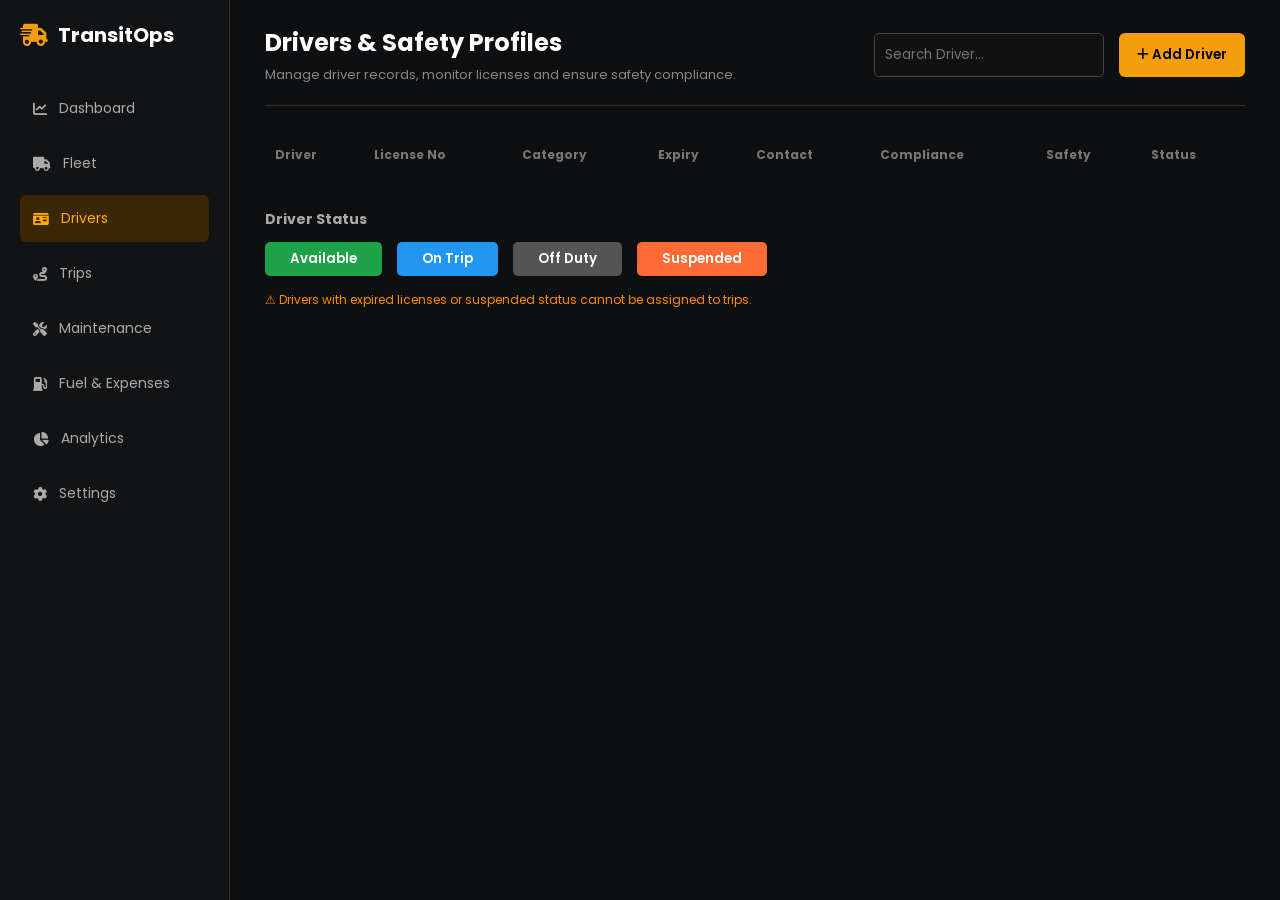
<file: driver managment/index.html>
<!DOCTYPE html>
<html lang="en">
<head>
    <meta charset="UTF-8">
    <meta name="viewport" content="width=device-width, initial-scale=1.0">
    <title>Drivers & Safety Profiles</title>

    <link rel="stylesheet" href="style.css">

    <link href="https://fonts.googleapis.com/css2?family=Poppins:wght@300;400;500;600;700&display=swap" rel="stylesheet">

    <link rel="stylesheet"
    href="https://cdnjs.cloudflare.com/ajax/libs/font-awesome/6.6.0/css/all.min.css">
</head>

<body>

<div class="container">

    <!-- Sidebar -->

    <aside class="sidebar">

        <div class="logo">
            <i class="fa-solid fa-truck-fast"></i>
            <h2>TransitOps</h2>
        </div>

        <ul>

            <li><i class="fa-solid fa-chart-line"></i> Dashboard</li>

            <li><i class="fa-solid fa-truck"></i> Fleet</li>

            <li class="active"><i class="fa-solid fa-id-card"></i> Drivers</li>

            <li><i class="fa-solid fa-route"></i> Trips</li>

            <li><i class="fa-solid fa-screwdriver-wrench"></i> Maintenance</li>

            <li><i class="fa-solid fa-gas-pump"></i> Fuel & Expenses</li>

            <li><i class="fa-solid fa-chart-pie"></i> Analytics</li>

            <li><i class="fa-solid fa-gear"></i> Settings</li>

        </ul>

    </aside>

    <!-- Main -->

    <main class="main">

        <header>

            <div>

                <h1>Drivers & Safety Profiles</h1>

                <p>Manage driver records, monitor licenses and ensure safety compliance.</p>

            </div>

            <div class="top-right">

                <input type="text" placeholder="Search Driver...">

                <button>
                    <i class="fa-solid fa-plus"></i>
                    Add Driver
                </button>

            </div>

        </header>

        <!-- Driver Table -->

        <section class="table-section">

            <table>

                <thead>

                <tr>

                    <th>Driver</th>

                    <th>License No</th>

                    <th>Category</th>

                    <th>Expiry</th>

                    <th>Contact</th>

                    <th>Compliance</th>

                    <th>Safety</th>

                    <th>Status</th>

                </tr>

                </thead>

                </td>
                <tbody id="driverTable">

</tbody>

        

            </table>

        </section>

        <!-- Bottom -->

        <section class="bottom">

            <h3>Driver Status</h3>

            <div class="buttons">

                <button class="green">Available</button>

                <button class="blue">On Trip</button>

                <button class="gray">Off Duty</button>

                <button class="red">Suspended</button>

            </div>

            <p class="note">

                ⚠ Drivers with expired licenses or suspended status cannot be assigned to trips.

            </p>

        </section>

    </main>

</div>

<script src="script.js"></script>

</body>
</html>
</file>
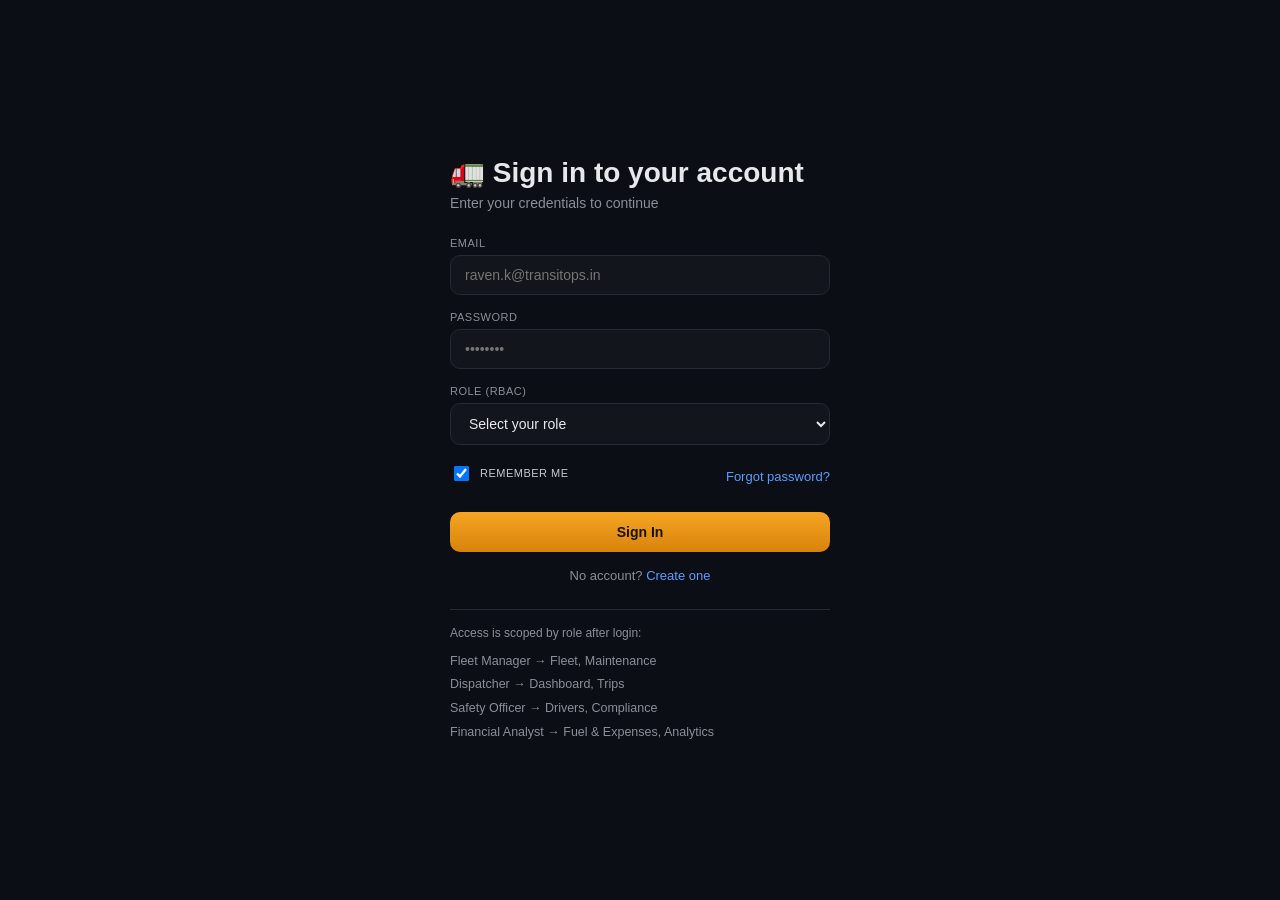
<file: frontend/index.html>
<!DOCTYPE html>
<html lang="en">
<head>
<meta charset="UTF-8" />
<meta name="viewport" content="width=device-width, initial-scale=1.0" />
<title>TransitOps — Sign In</title>
<link rel="stylesheet" href="css/styles.css" />
<style>
  body { display: flex; min-height: 100vh; }
  .login-wrap {
    flex: 1;
    display: flex;
    align-items: center;
    justify-content: center;
    padding: 24px;
  }
  .login-card { width: 380px; max-width: 100%; }
  .login-card h1 { font-size: 28px; margin: 0 0 6px; }
  .login-card p.sub { color: var(--muted); font-size: 14px; margin: 0 0 26px; }
  .row-between { display: flex; justify-content: space-between; align-items: center; margin: 18px 0 22px; font-size: 13px; }
  .checkbox-label { display: flex; align-items: center; gap: 8px; color: #c4c8d0; cursor: pointer; }
  .scope-list { list-style: none; padding: 0; margin: 10px 0 0; font-size: 12.5px; color: var(--muted); line-height: 1.9; }
</style>
</head>
<body>
  <div class="login-wrap">
    <form class="login-card" id="loginForm">
      <h1>🚛 Sign in to your account</h1>
      <p class="sub">Enter your credentials to continue</p>

      <div id="alertBox"></div>

      <div class="field">
        <label>Email</label>
        <input type="email" id="email" placeholder="raven.k@transitops.in" required />
      </div>

      <div class="field">
        <label>Password</label>
        <input type="password" id="password" placeholder="••••••••" required />
      </div>

      <div class="field">
        <label>Role (RBAC)</label>
        <select id="role" required>
          <option value="" selected disabled>Select your role</option>
          <option value="fleet_manager">🚚 Fleet Manager</option>
          <option value="dispatcher">🧭 Dispatcher</option>
          <option value="safety_officer">🛡️ Safety Officer</option>
          <option value="financial_analyst">📊 Financial Analyst</option>
        </select>
      </div>

      <div class="row-between">
        <label class="checkbox-label">
          <input type="checkbox" id="remember" checked style="width:15px;height:15px;" />
          Remember me
        </label>
        <a href="#" onclick="alert('Password reset flow — hook up an email endpoint later.'); return false;">Forgot password?</a>
      </div>

      <button type="submit" class="btn-primary" style="width:100%;" id="submitBtn">Sign In</button>

      <p style="text-align:center; font-size:13px; color:var(--muted); margin-top:16px;">
        No account? <a href="#" onclick="toggleSignup(); return false;">Create one</a>
      </p>

      <hr style="border:none;border-top:1px solid var(--border); margin:26px 0 16px;" />
      <p style="font-size:12px;color:var(--muted); margin-bottom:8px;">Access is scoped by role after login:</p>
      <ul class="scope-list">
        <li>Fleet Manager → Fleet, Maintenance</li>
        <li>Dispatcher → Dashboard, Trips</li>
        <li>Safety Officer → Drivers, Compliance</li>
        <li>Financial Analyst → Fuel &amp; Expenses, Analytics</li>
      </ul>
    </form>

    <!-- Signup form, hidden by default -->
    <form class="login-card" id="signupForm" style="display:none;">
      <h1>Create your account</h1>
      <p class="sub">Sign up to get started</p>
      <div id="signupAlertBox"></div>

      <div class="field">
        <label>Full name</label>
        <input type="text" id="suName" required />
      </div>
      <div class="field">
        <label>Email</label>
        <input type="email" id="suEmail" required />
      </div>
      <div class="field">
        <label>Password</label>
        <input type="password" id="suPassword" required minlength="6" />
      </div>
      <div class="field">
        <label>Role (RBAC)</label>
        <select id="suRole" required>
          <option value="" selected disabled>Select your role</option>
          <option value="fleet_manager">🚚 Fleet Manager</option>
          <option value="dispatcher">🧭 Dispatcher</option>
          <option value="safety_officer">🛡️ Safety Officer</option>
          <option value="financial_analyst">📊 Financial Analyst</option>
        </select>
      </div>

      <button type="submit" class="btn-primary" style="width:100%;">Create Account</button>
      <p style="text-align:center; font-size:13px; color:var(--muted); margin-top:16px;">
        Already have an account? <a href="#" onclick="toggleSignup(); return false;">Sign in</a>
      </p>
    </form>
  </div>

  <script src="js/api.js"></script>
  <script src="js/login.js"></script>
</body>
</html>
</file>
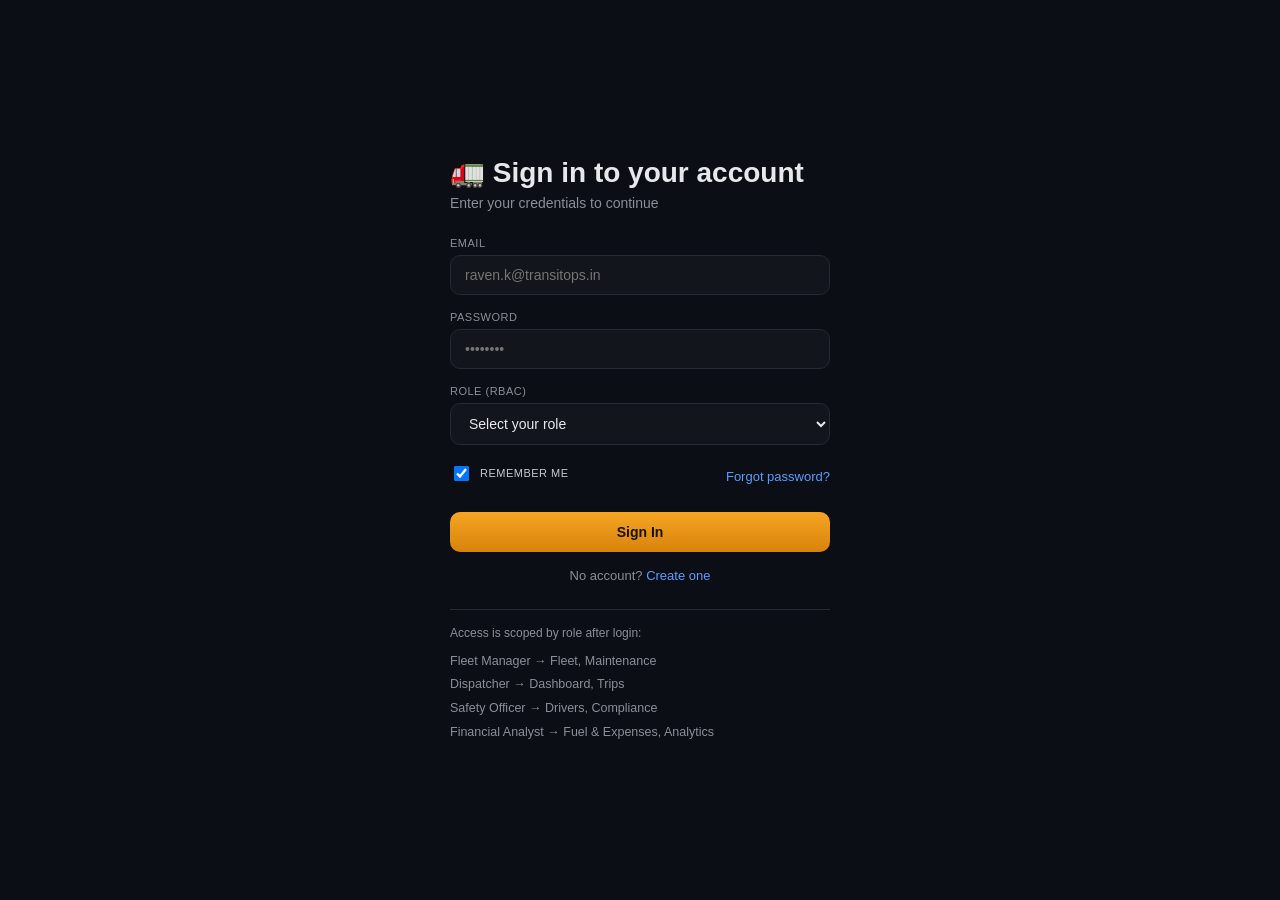
<file: frontend/compilance.html>
<!DOCTYPE html>
<html lang="en">
<head>
<meta charset="UTF-8" />
<meta name="viewport" content="width=device-width, initial-scale=1.0" />
<title>TransitOps — Compliance</title>
<link rel="stylesheet" href="css/styles.css" />
</head>
<body>
  <div class="app-shell">
<nav class="sidebar">
  <h2>TransitOps</h2>
  <a href="dashboard.html">Dashboard</a>
  <a href="vehicles.html">Fleet</a>
  <a href="drivers.html">Drivers</a>
  <a href="compliance.html" class="active">Compliance</a>
  <a href="trips.html">Trips</a>
  <a href="maintenance.html">Maintenance</a>
  <a href="reports.html#fuel">Fuel &amp; Expenses</a>
  <a href="reports.html#analytics">Analytics</a>
  <a href="settings.html" style="margin-top:20px;">Settings</a>
  <a href="#" onclick="logout(); return false;" style="color:var(--red);">Log out</a>
</nav>

    <main class="main">
      <div class="topbar">
        <input type="text" class="topbar-search" placeholder="Search..." />
        <div>
          <span class="user-badge" id="userBadge"></span>
          <span class="role-badge" id="roleBadge"></span>
        </div>
      </div>

      <div id="alertBox"></div>

      <h1 style="font-size:20px; margin: 0 0 20px;">Compliance</h1>

      <div class="kpi-grid" id="complianceKpiGrid">
        <div class="kpi-card blue">
          <div class="label">Expiring Licenses (30d)</div>
          <div class="value" id="kpiExpiringSoon">—</div>
        </div>
        <div class="kpi-card accent">
          <div class="label">Expired Licenses</div>
          <div class="value" id="kpiExpired">—</div>
        </div>
        <div class="kpi-card green">
          <div class="label">Suspended Drivers</div>
          <div class="value" id="kpiSuspended">—</div>
        </div>
      </div>

      <div class="section-title">Driver License Compliance</div>
      <table>
        <thead>
          <tr>
            <th>Driver</th><th>License No.</th><th>Category</th><th>Expiry</th><th>Status</th>
          </tr>
        </thead>
        <tbody id="complianceTableBody">
          <tr><td colspan="5">Loading...</td></tr>
        </tbody>
      </table>

      <p style="font-size:12px; color:var(--accent); margin-top:14px;">
        Rule: Licenses expiring within 30 days are flagged. Expired or Suspended drivers are blocked from trip assignment.
      </p>
    </main>
  </div>

  <script src="js/api.js"></script>
  <script src="js/nav-access.js"></script>
  <script src="js/compliance.js"></script>
</body>
</html>
</file>
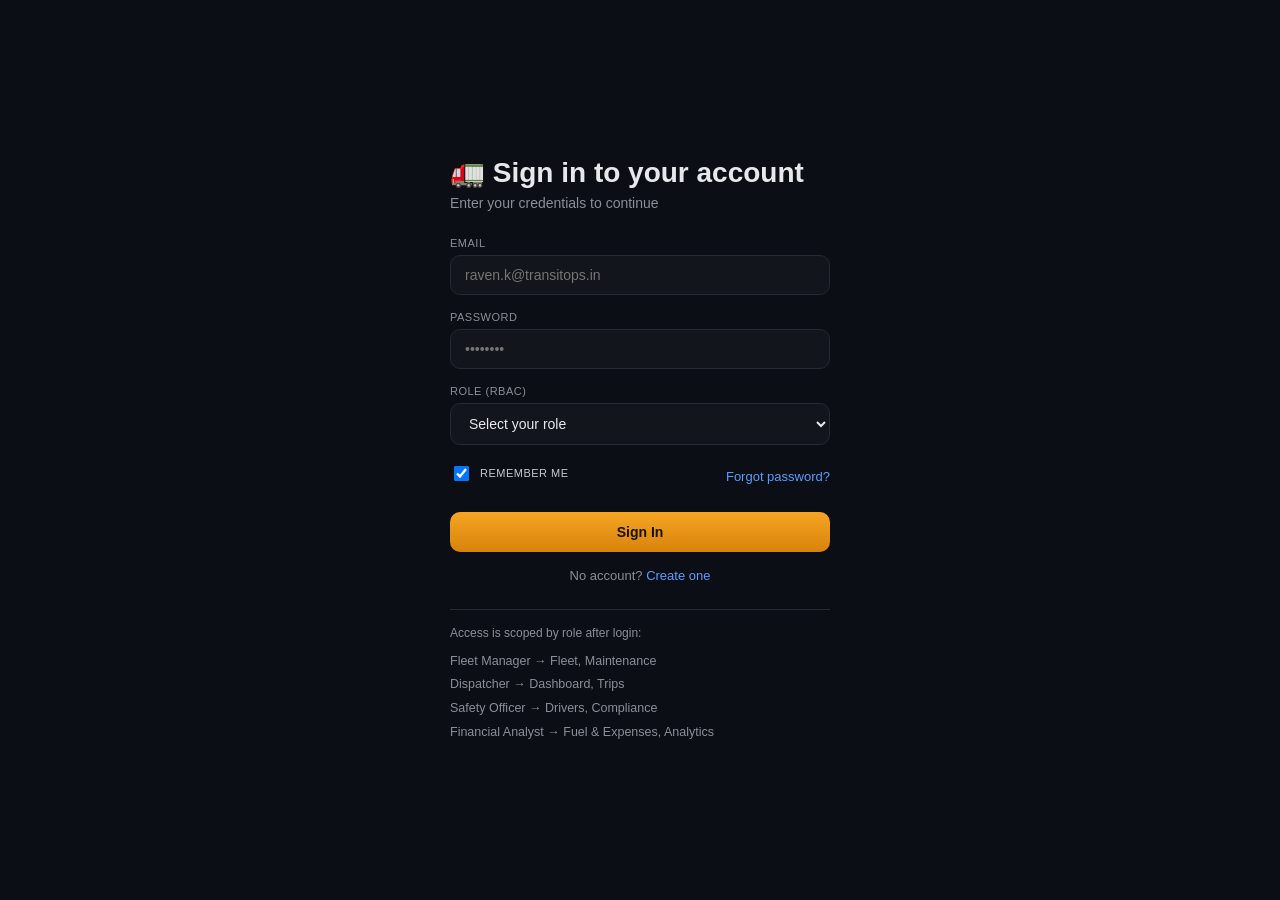
<file: frontend/dashboard.html>
<!DOCTYPE html>
<html lang="en">
<head>
<meta charset="UTF-8" />
<meta name="viewport" content="width=device-width, initial-scale=1.0" />
<title>TransitOps — Dashboard</title>
<link rel="stylesheet" href="css/styles.css" />
</head>
<body>
  <div class="app-shell">
  <nav class="sidebar">
  <h2>TransitOps</h2>
  <a href="dashboard.html">Dashboard</a>
  <a href="vehicles.html">Fleet</a>
  <a href="drivers.html">Drivers</a>
  <a href="compliance.html">Compliance</a>
  <a href="trips.html">Trips</a>
  <a href="maintenance.html">Maintenance</a>
  <a href="reports.html#fuel">Fuel &amp; Expenses</a>
  <a href="reports.html#analytics">Analytics</a>
  <a href="settings.html" style="margin-top:20px;">Settings</a>
  <a href="#" onclick="logout(); return false;" style="color:var(--red);">Log out</a>
</nav>

    <main class="main">
      <div class="topbar">
        <input type="text" class="topbar-search" placeholder="Search..." />
        <div>
          <span class="user-badge" id="userBadge"></span>
          <span class="role-badge" id="roleBadge"></span>
        </div>
      </div>

      <div id="alertBox"></div>

      <div class="filters-row">
        <select><option>Vehicle Type: All</option></select>
        <select><option>Status: All</option></select>
        <select><option>Region: All</option></select>
      </div>

      <div class="kpi-grid" id="kpiGrid">
        <div class="kpi-card"><div class="value">—</div><div class="label">Loading...</div></div>
      </div>

      <div class="dashboard-columns">
        <div class="panel-card">
          <h3>Recent Trips</h3>
          <table>
            <thead>
              <tr><th>Trip</th><th>Vehicle</th><th>Driver</th><th>Status</th><th>ETA</th></tr>
            </thead>
            <tbody id="recentTripsBody">
              <tr><td colspan="5">Loading...</td></tr>
            </tbody>
          </table>
        </div>

        <div class="panel-card">
          <h3>Vehicle Status</h3>
          <div id="vehicleStatusBars">Loading...</div>
        </div>
      </div>

      <h2 style="font-size:16px; margin: 28px 0 14px;">Quick actions</h2>
      <div style="display:flex; gap:12px; flex-wrap:wrap;">
        <a href="vehicles.html" class="btn-secondary">+ Register Vehicle</a>
        <a href="trips.html" class="btn-secondary">+ Create Trip</a>
        <a href="maintenance.html" class="btn-secondary">+ Raise Maintenance</a>
      </div>
    </main>
  </div>

  <script src="js/api.js"></script>
  <script src="js/nav-access.js"></script>
  <script src="js/dashboard.js"></script>
</body>
</html>
</file>
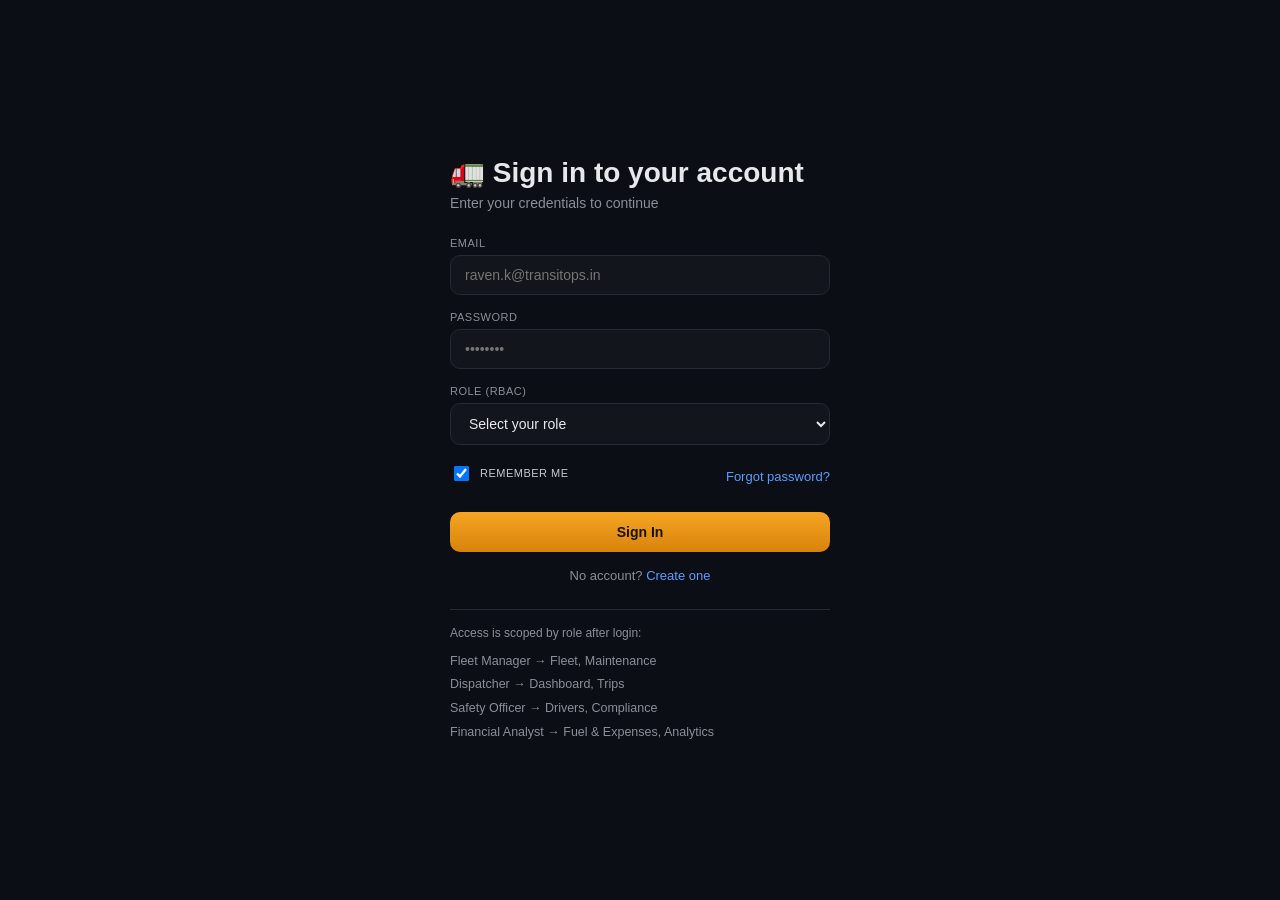
<file: frontend/drivers.html>
<!DOCTYPE html>
<html lang="en">
<head>
<meta charset="UTF-8" />
<meta name="viewport" content="width=device-width, initial-scale=1.0" />
<title>TransitOps — Drivers</title>
<link rel="stylesheet" href="css/styles.css" />
</head>
<body>
  <div class="app-shell">
<nav class="sidebar">
  <h2>TransitOps</h2>
  <a href="dashboard.html">Dashboard</a>
  <a href="vehicles.html">Fleet</a>
  <a href="drivers.html">Drivers</a>
  <a href="compliance.html">Compliance</a>
  <a href="trips.html">Trips</a>
  <a href="maintenance.html">Maintenance</a>
  <a href="reports.html#fuel">Fuel &amp; Expenses</a>
  <a href="reports.html#analytics">Analytics</a>
  <a href="settings.html" style="margin-top:20px;">Settings</a>
  <a href="#" onclick="logout(); return false;" style="color:var(--red);">Log out</a>
</nav>

    <main class="main">
      <div class="topbar">
        <input type="text" class="topbar-search" id="driverSearch" placeholder="Search..." />
        <div>
          <span class="user-badge" id="userBadge"></span>
          <span class="role-badge" id="roleBadge"></span>
        </div>
      </div>

      <div id="alertBox"></div>

      <div style="display:flex; justify-content:space-between; align-items:center; margin-bottom:16px;">
        <h1 style="font-size:20px; margin:0;">Drivers &amp; Safety Profiles</h1>
        <button class="btn-primary" onclick="openModal()">+ Add Driver</button>
      </div>

      <table>
        <thead>
          <tr>
            <th>Driver</th><th>License No.</th><th>Category</th><th>Expiry</th>
            <th>Contact</th><th>Trip Compl.</th><th>Safety</th><th>Status</th>
          </tr>
        </thead>
        <tbody id="driverTableBody">
          <tr><td colspan="8">Loading...</td></tr>
        </tbody>
      </table>

      <div style="margin-top:24px;">
        <p style="font-size:12px; color:var(--muted); text-transform:uppercase; letter-spacing:0.5px; margin-bottom:10px;">Toggle status</p>
        <div style="display:flex; gap:10px;" id="toggleLegend">
          <span class="status-pill status-available">Available</span>
          <span class="status-pill status-ontrip">On Trip</span>
          <span class="status-pill" style="background:rgba(138,143,152,0.15); color:var(--muted);">Off Duty</span>
          <span class="status-pill status-suspended">Suspended</span>
        </div>
      </div>

      <p style="font-size:12px; color:var(--accent); margin-top:14px;">
        Rule: Expired license or Suspended status → blocked from trip assignment.
      </p>
    </main>
  </div>

  <div class="modal-overlay" id="modalOverlay">
    <div class="modal">
      <h3>Add Driver</h3>
      <div id="modalAlert"></div>
      <form id="driverForm">
        <div class="field"><label>Name</label><input id="name" required /></div>
        <div class="field"><label>License Number</label><input id="license_number" required /></div>
        <div class="field"><label>License Category</label>
          <select id="license_category">
            <option>LMV</option><option>HMV</option><option>MC</option>
          </select>
        </div>
        <div class="field"><label>License Expiry</label><input id="license_expiry" type="date" required /></div>
        <div class="field"><label>Contact Number</label><input id="contact_number" required /></div>
        <div class="modal-actions">
          <button type="button" class="btn-secondary" onclick="closeModal()">Cancel</button>
          <button type="submit" class="btn-primary">Add Driver</button>
        </div>
      </form>
    </div>
  </div>

  <script src="js/api.js"></script>
  <script src="js/nav-access.js?v=2"></script>
  <script src="js/drivers.js"></script>
</body>
</html>
</file>
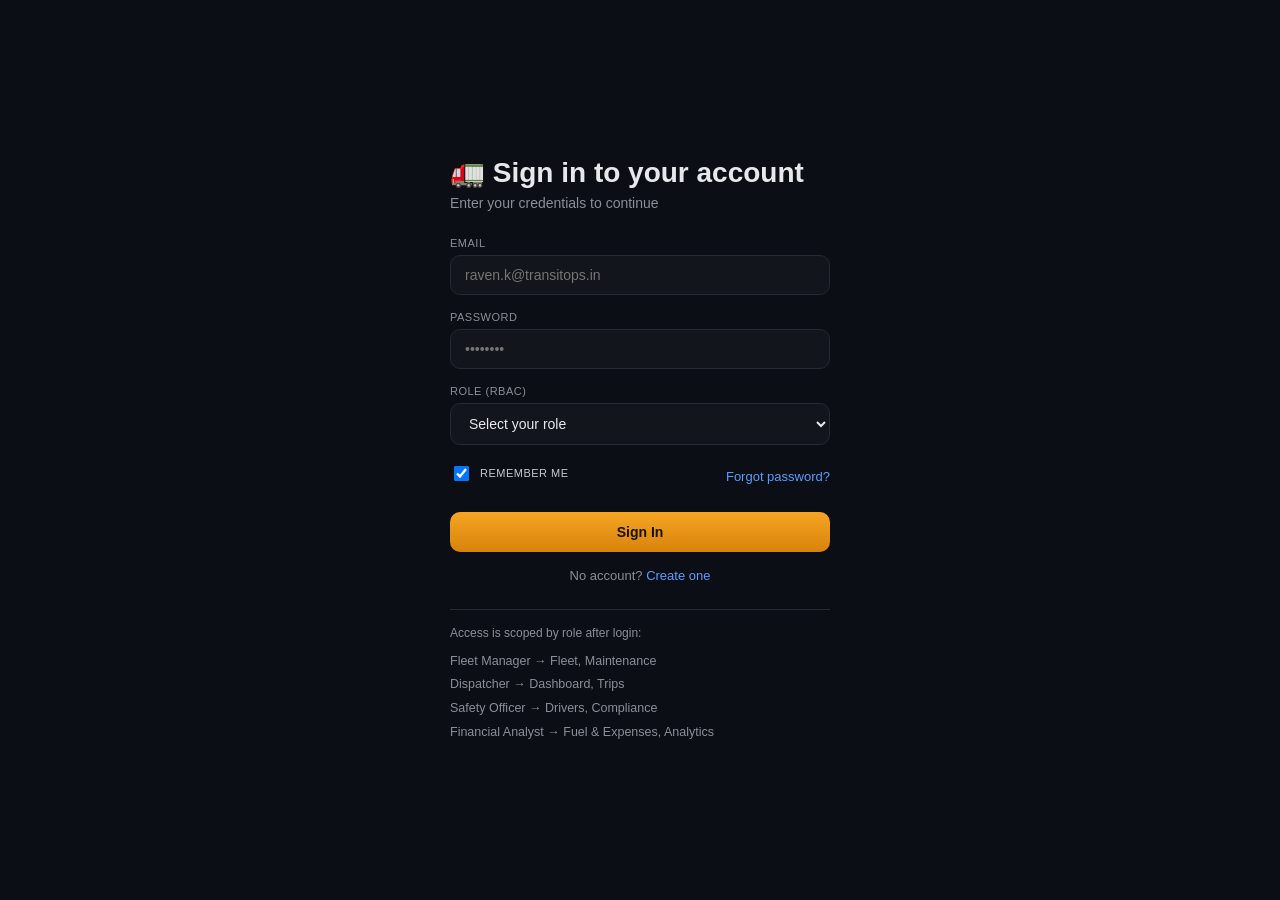
<file: frontend/maintenance.html>
<!DOCTYPE html>
<html lang="en">
<head>
<meta charset="UTF-8" />
<meta name="viewport" content="width=device-width, initial-scale=1.0" />
<title>TransitOps — Maintenance</title>
<link rel="stylesheet" href="css/styles.css" />
</head>
<body>
  <div class="app-shell">
   <nav class="sidebar">
  <h2>TransitOps</h2>
  <a href="dashboard.html">Dashboard</a>
  <a href="vehicles.html">Fleet</a>
  <a href="drivers.html">Drivers</a>
  <a href="compliance.html">Compliance</a>
  <a href="trips.html">Trips</a>
  <a href="maintenance.html">Maintenance</a>
  <a href="reports.html#fuel">Fuel &amp; Expenses</a>
  <a href="reports.html#analytics">Analytics</a>
  <a href="settings.html" style="margin-top:20px;">Settings</a>
  <a href="#" onclick="logout(); return false;" style="color:var(--red);">Log out</a>
</nav>
    <main class="main">
      <div class="topbar">
        <input type="text" class="topbar-search" placeholder="Search..." />
        <div>
          <span class="user-badge" id="userBadge"></span>
          <span class="role-badge" id="roleBadge"></span>
        </div>
      </div>

      <div id="alertBox"></div>

      <h1 style="font-size:20px; margin: 0 0 20px;">Maintenance</h1>

      <div class="split-columns">
        <div class="panel-card">
          <h3>Log Service Record</h3>
          <div id="modalAlert"></div>
          <form id="maintenanceForm">
            <div class="field"><label>Vehicle</label><select id="vehicle_id" required></select></div>
            <div class="field"><label>Service Type</label><input id="issue" placeholder="e.g. Oil Change" required /></div>
            <div class="field"><label>Cost</label><input id="cost" type="number" step="0.01" value="0" /></div>
            <div class="field"><label>Notes</label><textarea id="notes" rows="2"></textarea></div>
            <button type="submit" class="btn-primary" style="width:100%;">Save</button>
          </form>

          <div style="margin-top:24px;">
            <div class="arrow-flow"><span class="status-pill status-available">Available</span> → <span class="status-pill status-inshop">In Shop</span></div>
            <div class="arrow-flow"><span class="status-pill status-inshop">In Shop</span> → <span class="status-pill status-available">Available</span></div>
          </div>
          <p style="font-size:12px; color:var(--accent); margin-top:10px;">
            Note: In Shop vehicles are removed from the dispatch pool.
          </p>
        </div>

        <div class="panel-card">
          <h3>Service Log</h3>
          <table>
            <thead>
              <tr><th>Vehicle</th><th>Service</th><th>Cost</th><th>Date</th><th>Status</th><th></th></tr>
            </thead>
            <tbody id="maintenanceTableBody">
              <tr><td colspan="6">Loading...</td></tr>
            </tbody>
          </table>
        </div>
      </div>
    </main>
  </div>

  <script src="js/api.js"></script>
  <script src="js/nav-access.js"></script>
  <script src="js/maintenance.js"></script>
</body>
</html>
</file>
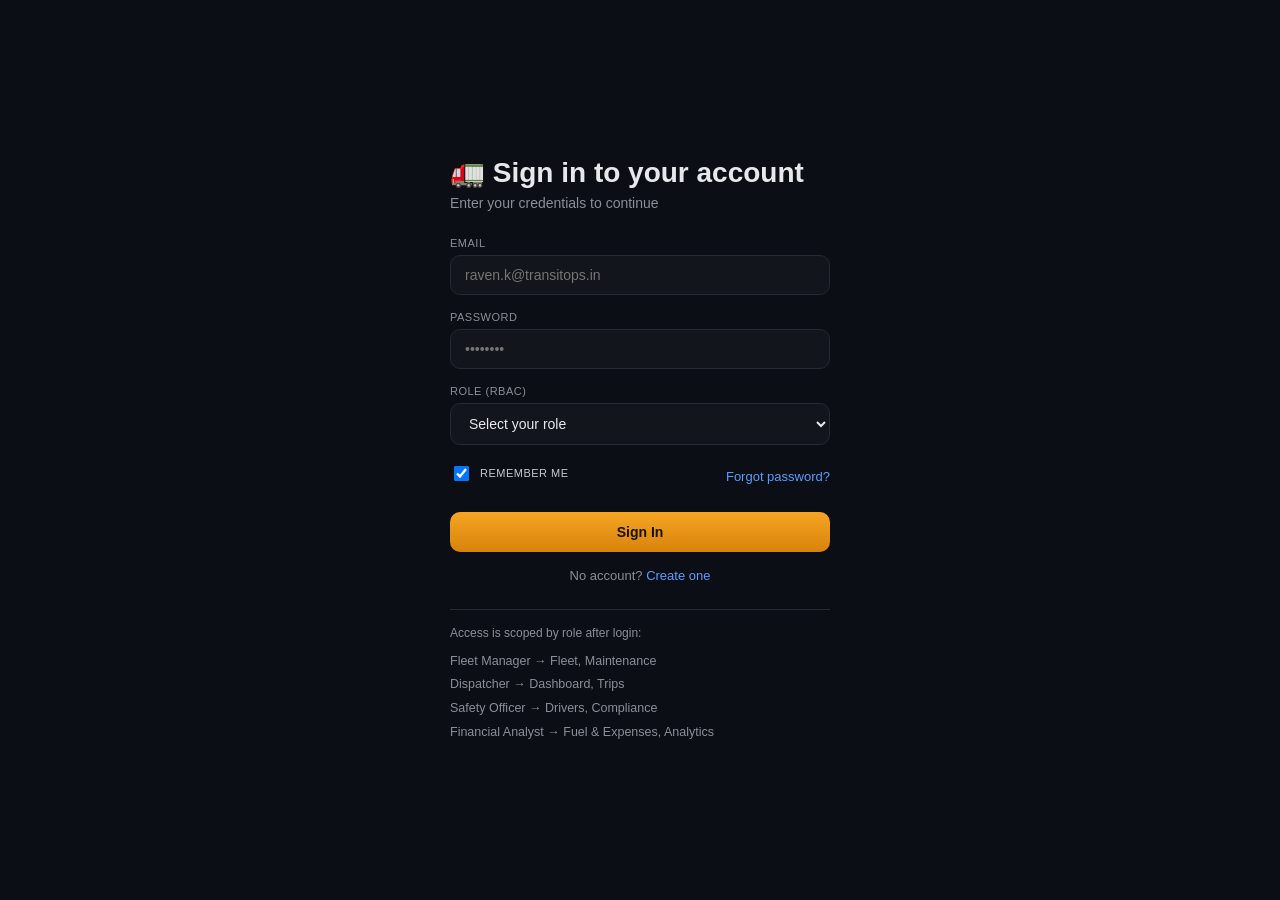
<file: frontend/reports.html>
<!DOCTYPE html>
<html lang="en">
<head>
<meta charset="UTF-8" />
<meta name="viewport" content="width=device-width, initial-scale=1.0" />
<title>TransitOps — Reports</title>
<link rel="stylesheet" href="css/styles.css" />
</head>
<body>
  <div class="app-shell">
    <nav class="sidebar">
  <h2>TransitOps</h2>
  <a href="dashboard.html">Dashboard</a>
  <a href="vehicles.html">Fleet</a>
  <a href="drivers.html">Drivers</a>
  <a href="compliance.html">Compliance</a>
  <a href="trips.html">Trips</a>
  <a href="maintenance.html">Maintenance</a>
  <a href="reports.html#fuel" id="navFuel">Fuel &amp; Expenses</a>
  <a href="reports.html#analytics" id="navAnalytics">Analytics</a>
  <a href="settings.html" style="margin-top:20px;">Settings</a>
  <a href="#" onclick="logout(); return false;" style="color:var(--red);">Log out</a>
</nav>

    <main class="main">
      <div class="topbar">
        <input type="text" class="topbar-search" placeholder="Search..." />
        <div>
          <span class="user-badge" id="userBadge"></span>
          <span class="role-badge" id="roleBadge"></span>
        </div>
      </div>

      <div id="alertBox"></div>

      <h1 id="pageHeading" style="font-size:20px; margin: 0 0 20px;">Fuel &amp; Expense Management</h1>

      <!-- FUEL & EXPENSES -->
      <div class="tab-panel" id="panelFuel">
        <div class="section-title" style="display:flex; justify-content:space-between; align-items:center;">
          Fuel Logs
          <button class="btn-primary" onclick="openFuelModal()">+ Log Fuel</button>
        </div>
        <table>
          <thead><tr><th>Vehicle</th><th>Date</th><th>Liters</th><th>Cost</th></tr></thead>
          <tbody id="fuelTableBody"><tr><td colspan="4">Loading...</td></tr></tbody>
        </table>

        <div class="section-title" style="display:flex; justify-content:space-between; align-items:center;">
          Other Expenses (Toll / Misc)
          <button class="btn-primary" onclick="openExpenseModal()">+ Add Expense</button>
        </div>
        <table>
          <thead><tr><th>Trip</th><th>Vehicle</th><th>Toll</th><th>Other</th><th>Maint. (Linked)</th><th>Total</th><th>Status</th></tr></thead>
          <tbody id="expenseTableBody"><tr><td colspan="7">Loading...</td></tr></tbody>
        </table>

        <div class="total-bar">
          <span>Total Operational Cost (Fuel + Maintenance)</span>
          <span class="value" id="totalOperationalCost">—</span>
        </div>
      </div>

      <!-- ANALYTICS -->
      <div class="tab-panel" id="panelAnalytics">
        <div class="kpi-grid">
          <div class="kpi-card blue">
            <div class="label">Fuel Efficiency</div>
            <div class="value" id="kpiFuelEff">—</div>
          </div>
          <div class="kpi-card green">
            <div class="label">Fleet Utilization</div>
            <div class="value" id="kpiUtilization">—</div>
          </div>
          <div class="kpi-card accent">
            <div class="label">Operational Cost</div>
            <div class="value" id="kpiOpCost">—</div>
          </div>
          <div class="kpi-card green">
            <div class="label">Vehicle ROI</div>
            <div class="value" id="kpiRoi">—</div>
          </div>
        </div>

        <p class="settings-note" style="margin-top:-12px; margin-bottom:16px;">
          ROI = (Revenue − (Maintenance + Fuel)) / Acquisition Cost
        </p>

        <div class="analytics-columns">
          <div class="panel-card">
            <h3>Monthly Revenue</h3>
            <div class="bar-chart" id="revenueChart"></div>
          </div>
          <div class="panel-card">
            <h3>Top Costliest Vehicles</h3>
            <div id="costliestList"></div>
          </div>
        </div>
      </div>
    </main>
  </div>

  <!-- Fuel Log Modal -->
  <div class="modal-overlay" id="fuelModalOverlay">
    <div class="modal">
      <h3>Log Fuel</h3>
      <div id="fuelModalAlert"></div>
      <form id="fuelForm">
        <div class="field"><label>Vehicle</label><select id="fuelVehicle" required></select></div>
        <div class="field"><label>Liters</label><input id="fuelLiters" type="number" step="0.1" required /></div>
        <div class="field"><label>Cost</label><input id="fuelCost" type="number" step="0.01" required /></div>
        <div class="field"><label>Date</label><input id="fuelDate" type="date" required /></div>
        <div class="modal-actions">
          <button type="button" class="btn-secondary" onclick="closeFuelModal()">Cancel</button>
          <button type="submit" class="btn-primary">Save</button>
        </div>
      </form>
    </div>
  </div>

  <!-- Expense Modal -->
  <div class="modal-overlay" id="expenseModalOverlay">
    <div class="modal">
      <h3>Add Expense</h3>
      <div id="expenseModalAlert"></div>
      <form id="expenseForm">
        <div class="field"><label>Vehicle</label><select id="expenseVehicle" required></select></div>
        <div class="field"><label>Trip (optional)</label><select id="expenseTrip"><option value="">— None —</option></select></div>
        <div class="field"><label>Toll</label><input id="expenseToll" type="number" step="0.01" value="0" /></div>
        <div class="field"><label>Other</label><input id="expenseOther" type="number" step="0.01" value="0" /></div>
        <div class="field"><label>Date</label><input id="expenseDate" type="date" required /></div>
        <div class="modal-actions">
          <button type="button" class="btn-secondary" onclick="closeExpenseModal()">Cancel</button>
          <button type="submit" class="btn-primary">Save</button>
        </div>
      </form>
    </div>
  </div>

  <script src="js/api.js"></script>
  <script src="js/nav-access.js"></script>
  <script src="js/reports.js"></script>
</body>
</html>
</file>
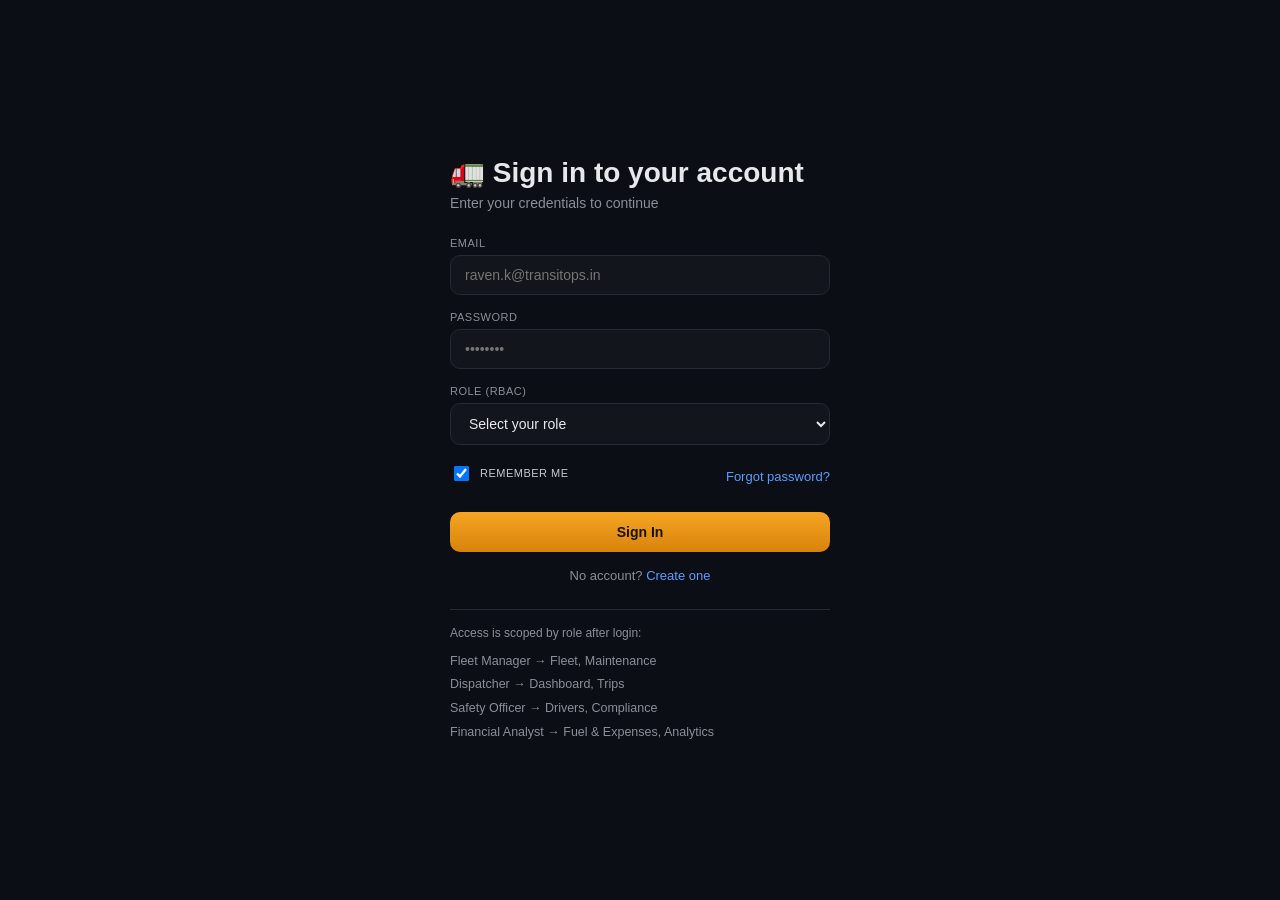
<file: frontend/settings.html>
<!DOCTYPE html>
<html lang="en">
<head>
<meta charset="UTF-8" />
<meta name="viewport" content="width=device-width, initial-scale=1.0" />
<title>TransitOps — Settings</title>
<link rel="stylesheet" href="css/styles.css" />
</head>
<body>
  <div class="app-shell">
   <nav class="sidebar">
  <h2>TransitOps</h2>
  <a href="dashboard.html">Dashboard</a>
  <a href="vehicles.html">Fleet</a>
  <a href="drivers.html">Drivers</a>
  <a href="compliance.html">Compliance</a>
  <a href="trips.html">Trips</a>
  <a href="maintenance.html">Maintenance</a>
  <a href="reports.html#fuel">Fuel &amp; Expenses</a>
  <a href="reports.html#analytics">Analytics</a>
  <a href="settings.html" style="margin-top:20px;">Settings</a>
  <a href="#" onclick="logout(); return false;" style="color:var(--red);">Log out</a>
</nav>
    <main class="main">
      <div class="topbar">
        <input type="text" class="topbar-search" placeholder="Search..." />
        <div>
          <span class="user-badge" id="userBadge"></span>
          <span class="role-badge" id="roleBadge"></span>
        </div>
      </div>

      <div id="alertBox"></div>

      <div class="split-columns">
        <div class="panel-card">
          <h3>General</h3>
          <form id="settingsForm">
            <div class="field"><label>Depot Name</label><input id="depotName" placeholder="e.g. Coimbatore Depot" /></div>
            <div class="field"><label>Currency</label><input id="currency" placeholder="e.g. INR" /></div>
            <div class="field"><label>Distance Unit</label><input id="distanceUnit" placeholder="e.g. km" /></div>
            <button type="submit" class="btn-primary" id="saveSettingsBtn">Save changes</button>
          </form>
          <p class="settings-note" id="readOnlyNote" style="display:none;">
            Only Fleet Managers can edit these settings. You're viewing in read-only mode.
          </p>
        </div>

        <div class="panel-card">
          <h3>Role-Based Access (RBAC)</h3>
          <table class="rbac-table">
            <thead>
              <tr><th>Role</th><th>Fleet</th><th>Drivers</th><th>Trips</th><th>Maint.</th><th>Fuel/Expenses</th></tr>
            </thead>
            <tbody>
              <tr>
                <td>Fleet Manager</td>
                <td class="rbac-yes">✓</td><td class="rbac-no">—</td><td class="rbac-no">—</td>
                <td class="rbac-yes">✓</td><td class="rbac-yes">✓</td>
              </tr>
              <tr>
                <td>Dispatcher</td>
                <td class="rbac-no">—</td><td class="rbac-no">—</td><td class="rbac-yes">✓</td>
                <td class="rbac-no">—</td><td class="rbac-no">—</td>
              </tr>
              <tr>
                <td>Safety Officer</td>
                <td class="rbac-no">—</td><td class="rbac-yes">✓</td><td class="rbac-no">—</td>
                <td class="rbac-no">—</td><td class="rbac-no">—</td>
              </tr>
              <tr>
                <td>Financial Analyst</td>
                <td class="rbac-no">—</td><td class="rbac-no">—</td><td class="rbac-no">—</td>
                <td class="rbac-no">—</td><td class="rbac-yes">✓</td>
              </tr>
            </tbody>
          </table>
          <p class="settings-note">✓ = can create/edit/delete. "—" = read-only (all logged-in roles can view every list).</p>
        </div>
      </div>
    </main>
  </div>

  <script src="js/api.js"></script>
  <script src="js/nav-access.js"></script>
  <script src="js/settings.js"></script>
</body>
</html>
</file>
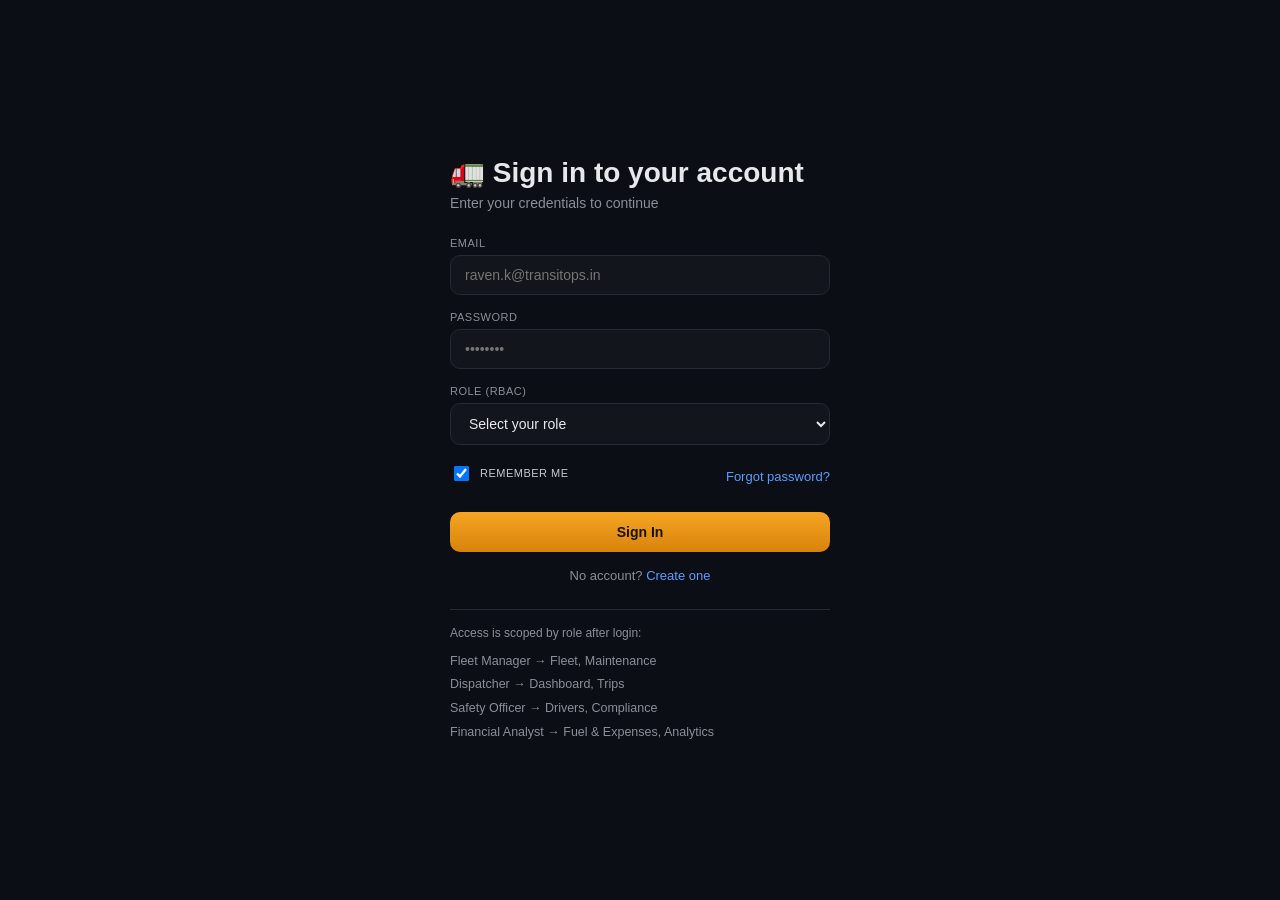
<file: frontend/trips.html>
<!DOCTYPE html>
<html lang="en">
<head>
<meta charset="UTF-8" />
<meta name="viewport" content="width=device-width, initial-scale=1.0" />
<title>TransitOps — Trip Dispatcher</title>
<link rel="stylesheet" href="css/styles.css" />
</head>
<body>
  <div class="app-shell">
<nav class="sidebar">
  <h2>TransitOps</h2>
  <a href="dashboard.html">Dashboard</a>
  <a href="vehicles.html">Fleet</a>
  <a href="drivers.html">Drivers</a>
  <a href="compliance.html">Compliance</a>
  <a href="trips.html" class="active">Trips</a>
  <a href="maintenance.html">Maintenance</a>
  <a href="reports.html#fuel">Fuel &amp; Expenses</a>
  <a href="reports.html#analytics">Analytics</a>
  <a href="settings.html" style="margin-top:20px;">Settings</a>
  <a href="#" onclick="logout(); return false;" style="color:var(--red);">Log out</a>
</nav>

    <main class="main">
      <div class="topbar">
        <input type="text" class="topbar-search" placeholder="Search..." />
        <div>
          <span class="user-badge" id="userBadge"></span>
          <span class="role-badge" id="roleBadge"></span>
        </div>
      </div>

      <div id="alertBox"></div>

      <h1 style="font-size:20px; margin: 0 0 20px;">Trip Dispatcher</h1>

      <div class="lifecycle-stepper">
        <div class="step done"><div class="line"></div><div class="dot"></div><div class="step-label">Draft</div></div>
        <div class="step active"><div class="line"></div><div class="dot"></div><div class="step-label">Dispatched</div></div>
        <div class="step"><div class="line"></div><div class="dot"></div><div class="step-label">Completed</div></div>
        <div class="step"><div class="dot"></div><div class="step-label">Cancelled</div></div>
      </div>

      <div class="split-columns">
        <div class="panel-card">
          <h3>Create Trip</h3>
          <div id="modalAlert"></div>
          <form id="tripForm">
            <div class="field"><label>Source</label><input id="source" required /></div>
            <div class="field"><label>Destination</label><input id="destination" required /></div>
            <div class="field"><label>Vehicle (Available only)</label><select id="vehicle_id" required></select></div>
            <div class="field"><label>Driver (Available only)</label><select id="driver_id" required></select></div>
            <div class="field"><label>Cargo Weight (kg)</label><input id="cargo_weight_kg" type="number" step="0.1" required /></div>
            <div class="field"><label>Planned Distance (km)</label><input id="planned_distance_km" type="number" step="0.1" required /></div>

            <div id="capacityWarning"></div>

            <div class="modal-actions" style="justify-content:flex-start;">
              <button type="submit" class="btn-primary" id="tripSubmitBtn">Create Trip</button>
              <button type="button" class="btn-secondary" onclick="document.getElementById('tripForm').reset(); checkCapacity();">Cancel</button>
            </div>
          </form>
        </div>

        <div class="panel-card">
          <h3>Live Board</h3>
          <div id="liveBoard">Loading...</div>
        </div>
      </div>
    </main>
  </div>

  <div class="modal-overlay" id="completeModalOverlay">
    <div class="modal">
      <h3>Complete Trip</h3>
      <div id="completeModalAlert"></div>
      <form id="completeForm">
        <input type="hidden" id="completeTripId" />
        <div class="field"><label>Final Odometer</label><input id="final_odometer" type="number" step="0.1" required /></div>
        <div class="field"><label>Fuel Consumed (Liters)</label><input id="fuel_consumed_liters" type="number" step="0.1" required /></div>
        <div class="field"><label>Revenue Generated</label><input id="revenue_generated" type="number" step="0.01" value="0" /></div>
        <div class="modal-actions">
          <button type="button" class="btn-secondary" onclick="closeCompleteModal()">Cancel</button>
          <button type="submit" class="btn-primary">Complete</button>
        </div>
      </form>
    </div>
  </div>

  <script src="js/api.js"></script>
  <script src="js/nav-access.js"></script>
  <script src="js/trips.js"></script>
</body>
</html>
</file>
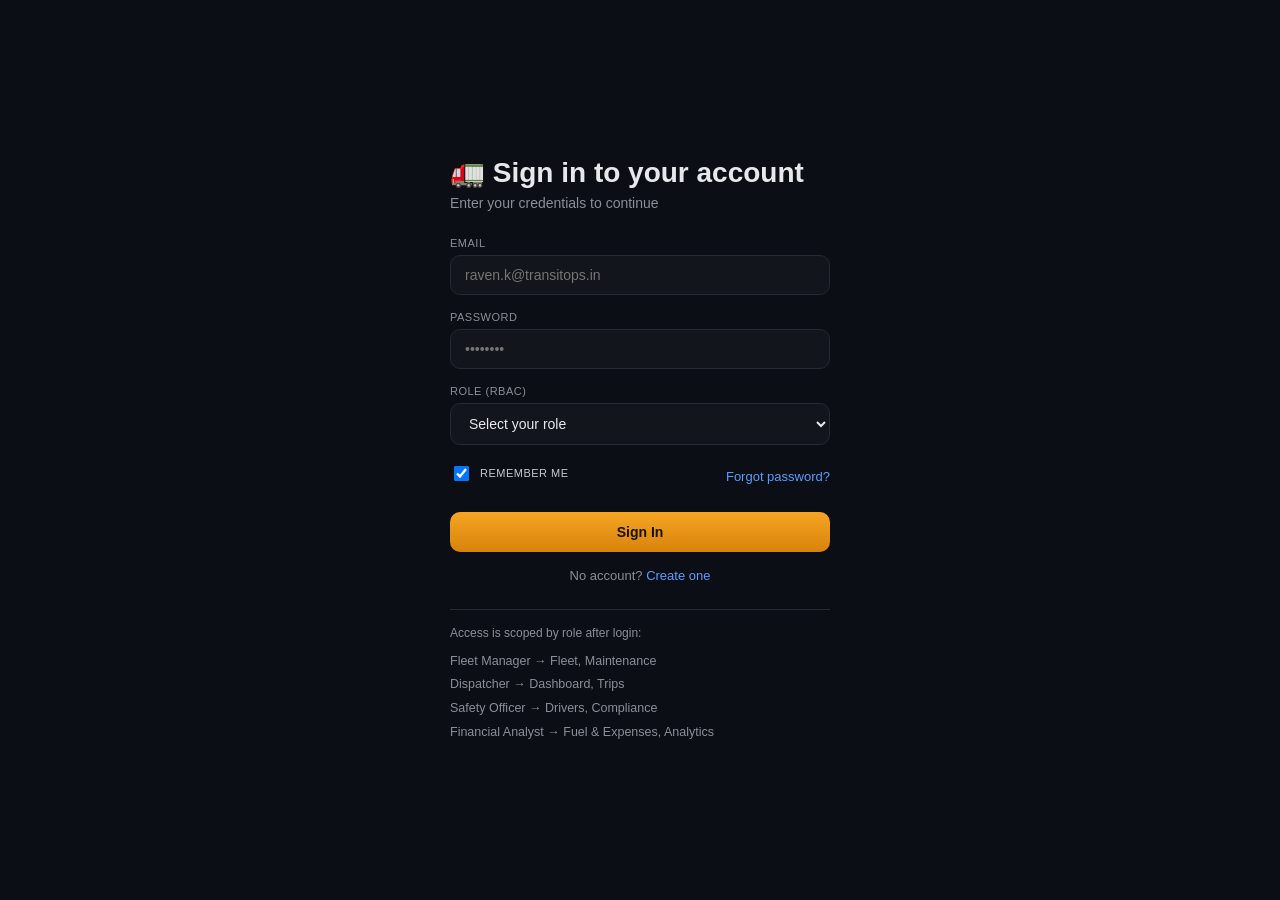
<file: frontend/vehicles.html>
<!DOCTYPE html>
<html lang="en">
<head>
<meta charset="UTF-8" />
<meta name="viewport" content="width=device-width, initial-scale=1.0" />
<title>TransitOps — Vehicles</title>
<link rel="stylesheet" href="css/styles.css" />
</head>
<body>
  <div class="app-shell">
<nav class="sidebar">
  <h2>TransitOps</h2>
  <a href="dashboard.html">Dashboard</a>
  <a href="vehicles.html">Fleet</a>
  <a href="drivers.html">Drivers</a>
  <a href="compliance.html">Compliance</a>
  <a href="trips.html">Trips</a>
  <a href="maintenance.html">Maintenance</a>
  <a href="reports.html#fuel">Fuel &amp; Expenses</a>
  <a href="reports.html#analytics">Analytics</a>
  <a href="settings.html" style="margin-top:20px;">Settings</a>
  <a href="#" onclick="logout(); return false;" style="color:var(--red);">Log out</a>
</nav>

    <main class="main">
      <div class="topbar">
        <input type="text" class="topbar-search" id="globalSearch" placeholder="Search..." />
        <div>
          <span class="user-badge" id="userBadge"></span>
          <span class="role-badge" id="roleBadge"></span>
        </div>
      </div>

      <div id="alertBox"></div>

      <h1 style="font-size:20px; margin: 0 0 16px;">Vehicle Registry</h1>

      <div class="filters-row" style="justify-content:space-between;">
        <div style="display:flex; gap:12px;">
          <select id="typeFilter">
            <option value="">Type: All</option>
            <option value="Truck">Truck</option>
            <option value="Van">Van</option>
            <option value="Pickup">Pickup</option>
            <option value="Car">Car</option>
            <option value="Mini">Mini</option>
          </select>
          <select id="statusFilter">
            <option value="">Status: All</option>
            <option value="Available">Available</option>
            <option value="On Trip">On Trip</option>
            <option value="In Shop">In Shop</option>
            <option value="Retired">Retired</option>
          </select>
          <input type="text" id="regSearch" placeholder="Search reg. no." style="width:180px;" />
        </div>
        <button class="btn-primary" onclick="openModal()">+ Add Vehicle</button>
      </div>

      <table>
        <thead>
          <tr>
            <th>Reg. No. (Unique)</th><th>Name/Model</th><th>Type</th><th>Capacity</th>
            <th>Odometer</th><th>Acq. Cost</th><th>Status</th><th></th>
          </tr>
        </thead>
        <tbody id="vehicleTableBody">
          <tr><td colspan="8">Loading...</td></tr>
        </tbody>
      </table>

      <p style="font-size:12px; color:var(--accent); margin-top:14px;">
        Rule: Registration No. must be unique. Retired/In Shop vehicles are hidden from Trip Dispatcher.
      </p>
    </main>
  </div>

  <div class="modal-overlay" id="modalOverlay">
    <div class="modal">
      <h3>Register Vehicle</h3>
      <div id="modalAlert"></div>
      <form id="vehicleForm">
        <div class="field"><label>Registration Number</label><input id="reg_number" required /></div>
        <div class="field"><label>Name / Model</label><input id="name" required /></div>
        <div class="field"><label>Type</label>
          <select id="type">
            <option>Truck</option><option>Van</option><option>Pickup</option><option>Car</option><option>Mini</option>
          </select>
        </div>
        <div class="field"><label>Max Load (kg)</label><input id="max_load_kg" type="number" step="0.1" required /></div>
        <div class="field"><label>Acquisition Cost</label><input id="acquisition_cost" type="number" step="0.01" value="0" /></div>
        <div class="modal-actions">
          <button type="button" class="btn-secondary" onclick="closeModal()">Cancel</button>
          <button type="submit" class="btn-primary">Register</button>
        </div>
      </form>
    </div>
  </div>

  <script src="js/api.js"></script>
  <script src="js/nav-access.js"></script>
  <script src="js/vehicles.js"></script>
</body>
</html>
</file>
<file: driver managment/style.css>
*{
    margin:0;
    padding:0;
    box-sizing:border-box;
    font-family:'Poppins',sans-serif;
}


body{
    background:#0d0f11;
    color:white;
}


/* Main Layout */

.container{
    display:flex;
    height:100vh;
}



/* Sidebar */

.sidebar{

    width:230px;
    background:#111315;
    border-right:1px solid #333;
    padding:20px;
}


.logo{
    display:flex;
    align-items:center;
    gap:10px;
    margin-bottom:35px;
}


.logo i{
    color:#f59e0b;
    font-size:22px;
}


.logo h2{
    font-size:20px;
}


.sidebar ul{
    list-style:none;
}


.sidebar li{

    padding:13px;
    margin:8px 0;
    color:#aaa;
    border-radius:6px;
    cursor:pointer;
    display:flex;
    gap:12px;
    align-items:center;
    font-size:14px;

}


.sidebar li:hover,
.sidebar .active{

    background:#3b2705;
    color:#ffae00;
}



/* Main */

.main{

    flex:1;
    padding:25px 35px;
}



header{

    display:flex;
    justify-content:space-between;
    align-items:center;
    border-bottom:1px solid #333;
    padding-bottom:20px;
}


header h1{

    font-size:24px;
}


header p{

    color:#888;
    font-size:13px;
    margin-top:5px;
}



.top-right{

    display:flex;
    gap:15px;
}



input{

    width:230px;
    padding:10px;
    background:#111;
    border:1px solid #444;
    border-radius:5px;
    color:white;

}



.top-right button{

    background:#f59e0b;
    color:black;
    border:none;
    padding:12px 18px;
    border-radius:6px;
    cursor:pointer;
    font-weight:600;

}


.top-right button:hover{

    background:#ffbe38;

}



/* Table */

.table-section{

    margin-top:25px;

}


table{

    width:100%;
    border-collapse:collapse;

}


thead{

    color:#777;
    font-size:12px;

}


th{

    text-align:left;
    padding:15px 10px;
}


td{

    padding:15px 10px;
    border-top:1px solid #222;
    color:#ddd;
    font-size:13px;

}


tbody tr:hover{

    background:#16191c;

}



/* Status */

span{

    padding:5px 14px;
    border-radius:4px;
    font-size:12px;
    font-weight:600;

}


.available{

    background:#1fa34a;
    color:white;

}


.trip{

    background:#2196f3;
}


.off{

    background:#555;
}


.suspended{

    background:#ff6b35;

}



/* Bottom */

.bottom{

    margin-top:30px;

}


.bottom h3{

    font-size:14px;
    color:#aaa;

}


.buttons{

    display:flex;
    gap:15px;
    margin-top:12px;

}


.buttons button{

    border:none;
    padding:7px 25px;
    border-radius:5px;
    color:white;
    font-weight:600;

}


.green{

    background:#1fa34a;

}


.blue{

    background:#2196f3;

}


.gray{

    background:#555;

}


.red{

    background:#ff6b35;

}



.note{

    margin-top:15px;
    color:#ff8c00;
    font-size:12px;

}
</file>
<file: frontend/css/styles.css>
:root {
  --bg: #0b0e14;
  --panel: #12151c;
  --border: #262a34;
  --text: #e6e8ec;
  --muted: #8a8f98;
  --accent: #f5a524;
  --accent-dark: #d9820b;
  --green: #22c55e;
  --red: #e5484d;
  --blue: #5b9dff;
}

* { box-sizing: border-box; }

body {
  margin: 0;
  background: var(--bg);
  color: var(--text);
  font-family: 'Inter', -apple-system, BlinkMacSystemFont, 'Segoe UI', sans-serif;
}

a { color: var(--blue); text-decoration: none; }

/* ---------- Layout ---------- */
.app-shell {
  display: flex;
  min-height: 100vh;
}

.sidebar {
  width: 220px;
  background: var(--panel);
  border-right: 1px solid var(--border);
  padding: 24px 16px;
  flex-shrink: 0;
}

.sidebar h2 {
  font-size: 18px;
  margin: 0 0 24px 8px;
}

.sidebar a {
  display: block;
  padding: 10px 12px;
  border-radius: 8px;
  color: var(--muted);
  font-size: 14px;
  margin-bottom: 4px;
}

.sidebar a:hover,
.sidebar a.active {
  background: #1a1e28;
  color: var(--text);
}

.main {
  flex: 1;
  padding: 32px 40px;
}

.topbar {
  display: flex;
  justify-content: space-between;
  align-items: center;
  margin-bottom: 28px;
}

.topbar h1 {
  font-size: 22px;
  margin: 0;
}

.user-badge {
  font-size: 13px;
  color: var(--muted);
}

/* ---------- Cards / KPIs ---------- */
.kpi-grid {
  display: grid;
  grid-template-columns: repeat(auto-fit, minmax(180px, 1fr));
  gap: 16px;
  margin-bottom: 32px;
}

.kpi-card {
  background: var(--panel);
  border: 1px solid var(--border);
  border-radius: 12px;
  padding: 18px 20px;
}

.kpi-card .value {
  font-size: 28px;
  font-weight: 700;
}

.kpi-card .label {
  font-size: 12.5px;
  color: var(--muted);
  margin-top: 4px;
}

/* ---------- Forms ---------- */
input, select, textarea {
  width: 100%;
  box-sizing: border-box;
  background: var(--panel);
  border: 1px solid var(--border);
  border-radius: 10px;
  padding: 11px 14px;
  font-size: 14px;
  color: var(--text);
  outline: none;
  font-family: inherit;
}

label {
  display: block;
  font-size: 11px;
  letter-spacing: 0.5px;
  color: var(--muted);
  margin-bottom: 6px;
  text-transform: uppercase;
}

.field { margin-bottom: 16px; }

button {
  cursor: pointer;
  font-family: inherit;
}

.btn-primary {
  padding: 12px 20px;
  border-radius: 10px;
  border: none;
  background: linear-gradient(180deg, var(--accent) 0%, var(--accent-dark) 100%);
  color: #1a1200;
  font-weight: 700;
  font-size: 14px;
}

.btn-secondary {
  padding: 10px 16px;
  border-radius: 8px;
  border: 1px solid var(--border);
  background: transparent;
  color: var(--text);
  font-size: 13px;
}

.btn-danger {
  padding: 8px 14px;
  border-radius: 8px;
  border: 1px solid var(--red);
  background: transparent;
  color: var(--red);
  font-size: 12.5px;
}

/* ---------- Table ---------- */
table {
  width: 100%;
  border-collapse: collapse;
  background: var(--panel);
  border: 1px solid var(--border);
  border-radius: 12px;
  overflow: hidden;
}

th, td {
  text-align: left;
  padding: 12px 16px;
  font-size: 13.5px;
  border-bottom: 1px solid var(--border);
}

th {
  color: var(--muted);
  font-weight: 600;
  text-transform: uppercase;
  font-size: 11px;
  letter-spacing: 0.5px;
}

tr:last-child td { border-bottom: none; }

.status-pill {
  display: inline-block;
  padding: 3px 10px;
  border-radius: 999px;
  font-size: 11.5px;
  font-weight: 600;
}

.status-available, .status-completed { background: rgba(34,197,94,0.15); color: var(--green); }
.status-ontrip, .status-dispatched, .status-open { background: rgba(91,157,255,0.15); color: var(--blue); }
.status-inshop, .status-draft { background: rgba(245,165,36,0.15); color: var(--accent); }
.status-retired, .status-suspended, .status-cancelled { background: rgba(229,72,77,0.15); color: var(--red); }

/* ---------- Error / alert panel ---------- */
.alert {
  border: 1.5px dashed var(--red);
  border-radius: 12px;
  padding: 14px 16px;
  background: rgba(229,72,77,0.06);
  color: #f7c6c8;
  font-size: 13.5px;
  margin-bottom: 16px;
}

.alert.success {
  border-color: var(--green);
  background: rgba(34,197,94,0.08);
  color: #b8f0c9;
}

/* ---------- Modal ---------- */
.modal-overlay {
  position: fixed;
  inset: 0;
  background: rgba(0,0,0,0.6);
  display: none;
  align-items: center;
  justify-content: center;
  z-index: 100;
}

.modal-overlay.open { display: flex; }

.modal {
  background: var(--panel);
  border: 1px solid var(--border);
  border-radius: 14px;
  padding: 28px;
  width: 420px;
  max-width: 90vw;
}

.modal h3 { margin-top: 0; }

.modal-actions {
  display: flex;
  justify-content: flex-end;
  gap: 10px;
  margin-top: 20px;
}
/* ---------- Dashboard v2 ---------- */
.topbar-search {
  max-width: 320px;
}

.role-badge {
  display: inline-block;
  padding: 4px 12px;
  border-radius: 999px;
  background: rgba(91,157,255,0.15);
  color: var(--blue);
  font-size: 12px;
  font-weight: 600;
  margin-left: 10px;
}

.filters-row {
  display: flex;
  gap: 12px;
  margin-bottom: 20px;
}

.filters-row select {
  width: auto;
  min-width: 140px;
}

.kpi-card { border-left: 3px solid var(--border); }
.kpi-card.kpi-blue   { border-left-color: var(--blue); }
.kpi-card.kpi-green  { border-left-color: var(--green); }
.kpi-card.kpi-orange { border-left-color: var(--accent); }
.kpi-card.kpi-red    { border-left-color: var(--red); }

.dashboard-columns {
  display: grid;
  grid-template-columns: 2fr 1fr;
  gap: 20px;
  align-items: start;
}

.panel-card {
  background: var(--panel);
  border: 1px solid var(--border);
  border-radius: 12px;
  padding: 20px;
}

.panel-card h3 {
  font-size: 13px;
  text-transform: uppercase;
  letter-spacing: 0.5px;
  color: var(--muted);
  margin: 0 0 16px;
}

.status-bar-row {
  display: flex;
  align-items: center;
  gap: 10px;
  margin-bottom: 12px;
  font-size: 13px;
}

.status-bar-row .status-name {
  width: 80px;
  color: var(--muted);
  flex-shrink: 0;
}

.status-bar-track {
  flex: 1;
  height: 8px;
  background: #1a1e28;
  border-radius: 999px;
  overflow: hidden;
}

.status-bar-fill {
  height: 100%;
  border-radius: 999px;
}

.status-bar-fill.available { background: var(--green); }
.status-bar-fill.ontrip    { background: var(--blue); }
.status-bar-fill.inshop    { background: var(--accent); }
.status-bar-fill.retired   { background: var(--red); }
/* ---------- Trips / Maintenance layouts ---------- */
.split-columns {
  display: grid;
  grid-template-columns: 1fr 1.6fr;
  gap: 20px;
  align-items: start;
}

.lifecycle-stepper {
  display: flex;
  align-items: center;
  justify-content: space-between;
  margin-bottom: 24px;
}

.lifecycle-stepper .step {
  display: flex;
  flex-direction: column;
  align-items: center;
  gap: 6px;
  flex: 1;
  position: relative;
}

.lifecycle-stepper .dot {
  width: 12px;
  height: 12px;
  border-radius: 50%;
  background: var(--border);
}

.lifecycle-stepper .step.active .dot { background: var(--blue); }
.lifecycle-stepper .step.done .dot { background: var(--green); }

.lifecycle-stepper .step-label {
  font-size: 11px;
  color: var(--muted);
  text-transform: uppercase;
}

.lifecycle-stepper .step.active .step-label { color: var(--blue); }
.lifecycle-stepper .step.done .step-label { color: var(--green); }

.lifecycle-stepper .line {
  position: absolute;
  top: 6px;
  left: 50%;
  width: 100%;
  height: 2px;
  background: var(--border);
  z-index: -1;
}

.live-board-item {
  border: 1px solid var(--border);
  border-radius: 10px;
  padding: 14px 16px;
  margin-bottom: 12px;
}

.live-board-item .route {
  font-weight: 600;
  font-size: 13.5px;
  margin-bottom: 4px;
}

.live-board-item .meta {
  display: flex;
  justify-content: space-between;
  align-items: center;
  font-size: 12px;
  color: var(--muted);
}

.live-board-item .actions {
  margin-top: 10px;
  display: flex;
  gap: 8px;
}

button:disabled {
  opacity: 0.4;
  cursor: not-allowed;
}

.arrow-flow {
  font-size: 13px;
  color: var(--muted);
  margin-bottom: 6px;
}
/* ---------- Reports / Settings ---------- */
.tab-bar {
  display: flex;
  gap: 4px;
  margin-bottom: 20px;
  border-bottom: 1px solid var(--border);
}
.tab-btn {
  background: none;
  border: none;
  color: var(--muted);
  padding: 10px 18px;
  font-size: 13px;
  cursor: pointer;
  border-bottom: 2px solid transparent;
}
.tab-btn.active {
  color: var(--blue);
  border-bottom-color: var(--blue);
}
.tab-panel { display: none; }
.tab-panel.active { display: block; }

.section-title {
  font-size: 14px;
  font-weight: 600;
  margin: 24px 0 12px;
}
.section-title:first-child { margin-top: 0; }

.total-bar {
  display: flex;
  justify-content: space-between;
  align-items: center;
  padding: 14px 16px;
  border: 1px solid var(--border);
  border-radius: 10px;
  margin-top: 16px;
  font-size: 13px;
}
.total-bar .value {
  font-size: 16px;
  font-weight: 700;
  color: var(--accent);
}

.kpi-grid {
  display: grid;
  grid-template-columns: repeat(4, 1fr);
  gap: 16px;
  margin-bottom: 24px;
}
.kpi-card {
  border: 1px solid var(--border);
  border-radius: 10px;
  padding: 14px 16px;
  border-top: 3px solid var(--border);
}
.kpi-card.blue { border-top-color: var(--blue); }
.kpi-card.green { border-top-color: var(--green); }
.kpi-card.accent { border-top-color: var(--accent); }
.kpi-card .label {
  font-size: 11px;
  text-transform: uppercase;
  color: var(--muted);
  margin-bottom: 6px;
}
.kpi-card .value { font-size: 20px; font-weight: 700; }

.analytics-columns {
  display: grid;
  grid-template-columns: 1.4fr 1fr;
  gap: 20px;
}

.bar-chart {
  display: flex;
  align-items: flex-end;
  gap: 10px;
  height: 140px;
  padding: 10px 0;
}
.bar-chart .bar-col {
  flex: 1;
  display: flex;
  flex-direction: column;
  align-items: center;
  gap: 6px;
}
.bar-chart .bar {
  width: 100%;
  background: var(--blue);
  border-radius: 4px 4px 0 0;
  min-height: 4px;
}
.bar-chart .bar-label {
  font-size: 10px;
  color: var(--muted);
}

.hbar-row {
  margin-bottom: 12px;
}
.hbar-row .hbar-label {
  display: flex;
  justify-content: space-between;
  font-size: 12px;
  margin-bottom: 4px;
}
.hbar-track {
  height: 8px;
  border-radius: 4px;
  background: var(--border);
  overflow: hidden;
}
.hbar-fill {
  height: 100%;
  border-radius: 4px;
  background: var(--red);
}

.rbac-table th, .rbac-table td { text-align: center; }
.rbac-table td:first-child, .rbac-table th:first-child { text-align: left; }
.rbac-yes { color: var(--green); font-weight: 700; }
.rbac-view { color: var(--muted); font-size: 11px; text-transform: uppercase; }
.rbac-no { color: var(--muted); }

.settings-note {
  font-size: 12px;
  color: var(--muted);
  margin-top: 10px;
}
.tab-panel { display: none; }
.tab-panel.active { display: block !important; }
</file>
